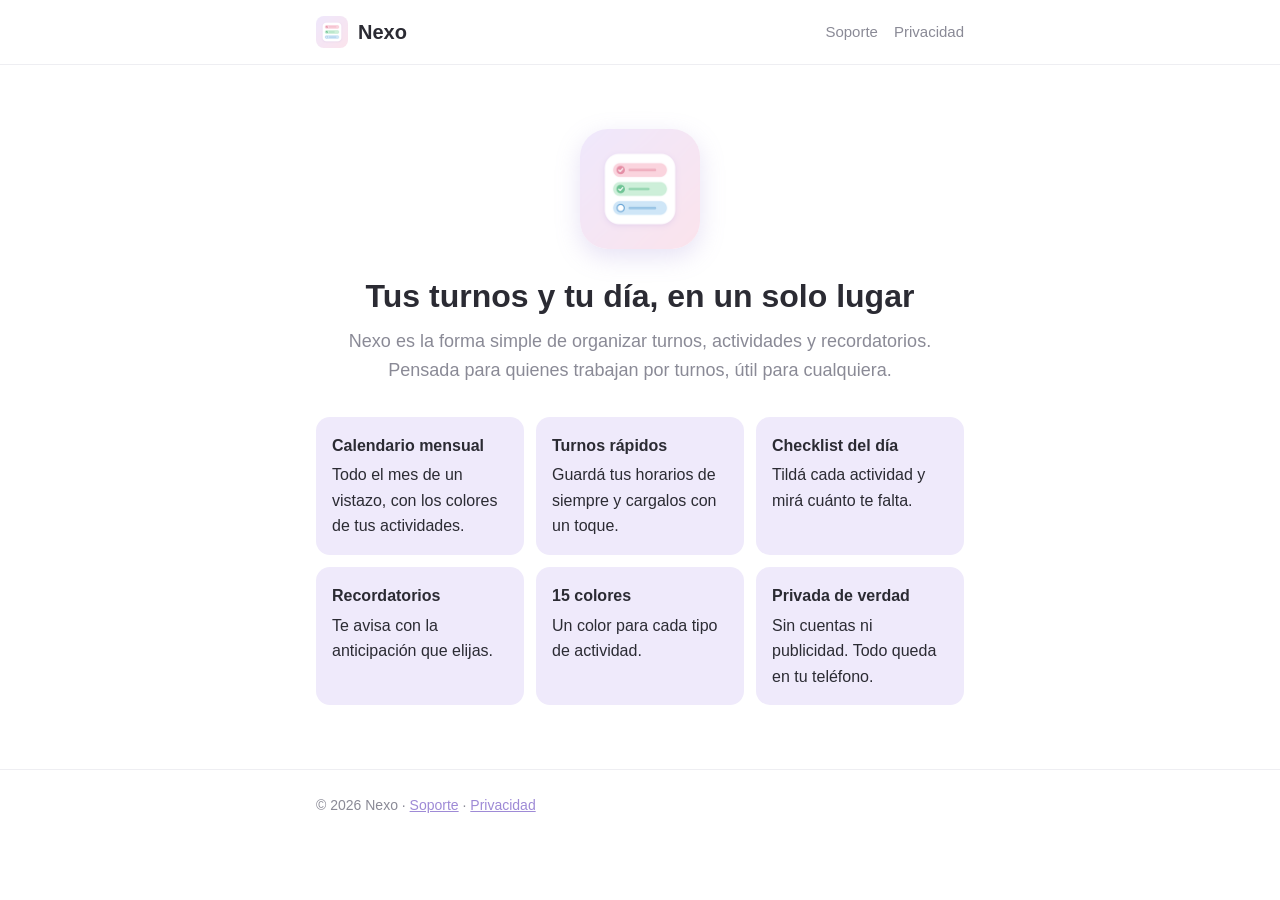
<file: index.html>
<!doctype html>
<html lang="es">
<head>
  <meta charset="utf-8">
  <meta name="viewport" content="width=device-width, initial-scale=1">
  <title>Nexo — Turnos y agenda</title>
  <meta name="description" content="Nexo organiza tus turnos y tu día a día: calendario mensual, checklist y recordatorios. Sin cuentas ni publicidad.">
  <link rel="icon" href="favicon.png">
  <link rel="stylesheet" href="estilos.css">
</head>
<body>
  <header>
    <div class="contenedor">
      <a class="marca" href="index.html"><img src="icono.png" alt="">Nexo</a>
      <nav><a href="soporte.html">Soporte</a><a href="privacidad.html">Privacidad</a></nav>
    </div>
  </header>

  <main class="contenedor">
    <section class="portada">
      <img src="icono.png" alt="Ícono de Nexo">
      <h1>Tus turnos y tu día, en un solo lugar</h1>
      <p class="bajada">Nexo es la forma simple de organizar turnos, actividades y recordatorios. Pensada para quienes trabajan por turnos, útil para cualquiera.</p>
    </section>

    <section class="funciones">
      <div class="funcion"><strong>Calendario mensual</strong>Todo el mes de un vistazo, con los colores de tus actividades.</div>
      <div class="funcion"><strong>Turnos rápidos</strong>Guardá tus horarios de siempre y cargalos con un toque.</div>
      <div class="funcion"><strong>Checklist del día</strong>Tildá cada actividad y mirá cuánto te falta.</div>
      <div class="funcion"><strong>Recordatorios</strong>Te avisa con la anticipación que elijas.</div>
      <div class="funcion"><strong>15 colores</strong>Un color para cada tipo de actividad.</div>
      <div class="funcion"><strong>Privada de verdad</strong>Sin cuentas ni publicidad. Todo queda en tu teléfono.</div>
    </section>
  </main>

  <footer>
    <div class="contenedor">© 2026 Nexo · <a href="soporte.html">Soporte</a> · <a href="privacidad.html">Privacidad</a></div>
  </footer>
</body>
</html>
</file>
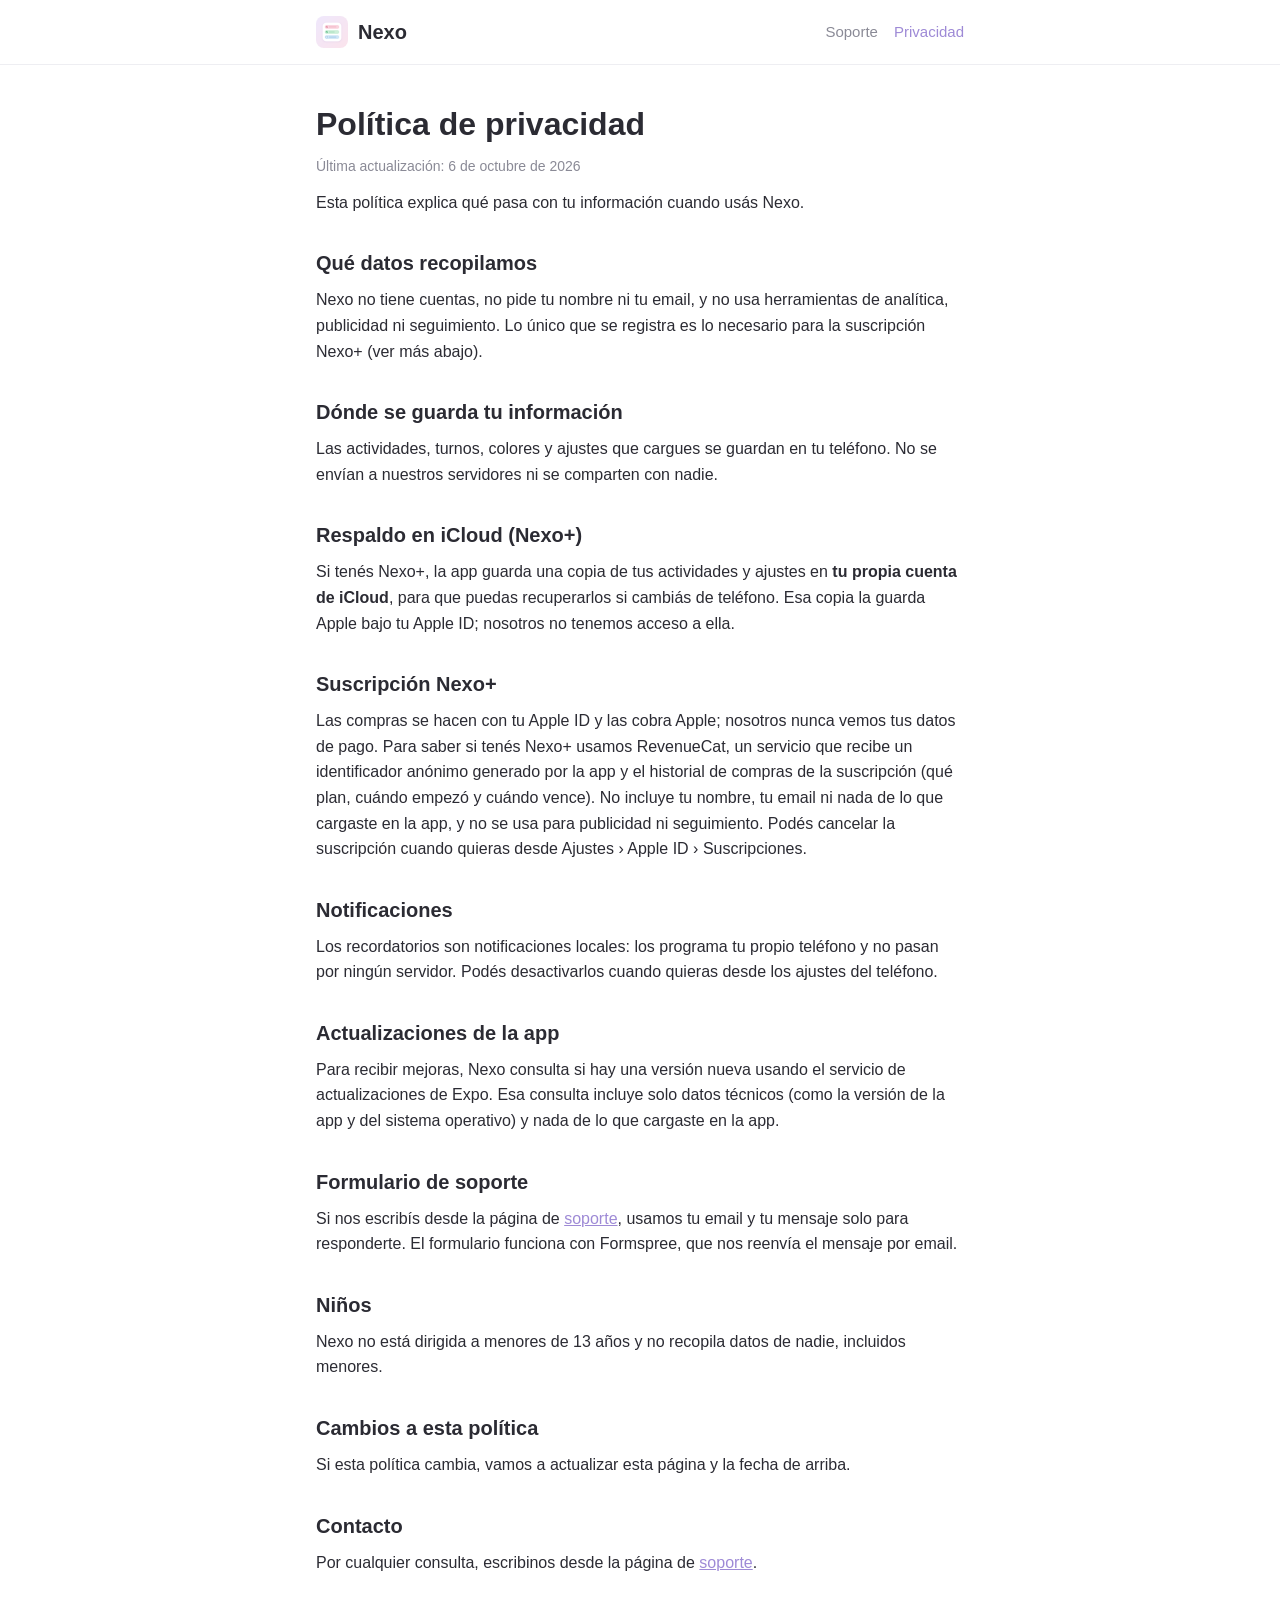
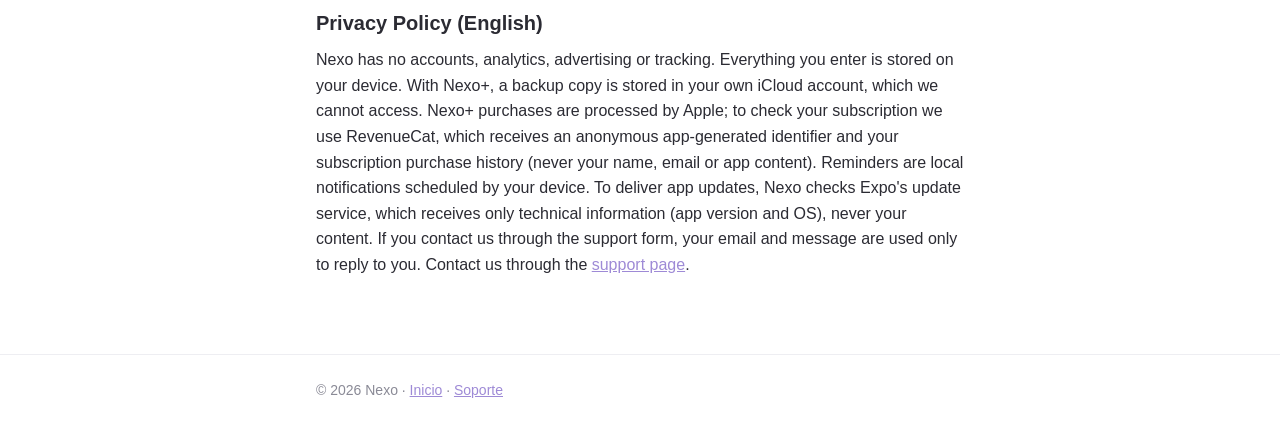
<file: privacidad.html>
<!doctype html>
<html lang="es">
<head>
  <meta charset="utf-8">
  <meta name="viewport" content="width=device-width, initial-scale=1">
  <title>Política de privacidad — Nexo</title>
  <link rel="icon" href="favicon.png">
  <link rel="stylesheet" href="estilos.css">
</head>
<body>
  <header>
    <div class="contenedor">
      <a class="marca" href="index.html"><img src="icono.png" alt="">Nexo</a>
      <nav><a href="soporte.html">Soporte</a><a href="privacidad.html" aria-current="page">Privacidad</a></nav>
    </div>
  </header>

  <main class="contenedor">
    <h1>Política de privacidad</h1>
    <p class="chico">Última actualización: 6 de octubre de 2026</p>

    <p>Esta política explica qué pasa con tu información cuando usás Nexo.</p>

    <h2>Qué datos recopilamos</h2>
    <p>Nexo no tiene cuentas, no pide tu nombre ni tu email, y no usa herramientas de analítica, publicidad ni seguimiento. Lo único que se registra es lo necesario para la suscripción Nexo+ (ver más abajo).</p>

    <h2>Dónde se guarda tu información</h2>
    <p>Las actividades, turnos, colores y ajustes que cargues se guardan en tu teléfono. No se envían a nuestros servidores ni se comparten con nadie.</p>

    <h2>Respaldo en iCloud (Nexo+)</h2>
    <p>Si tenés Nexo+, la app guarda una copia de tus actividades y ajustes en <strong>tu propia cuenta de iCloud</strong>, para que puedas recuperarlos si cambiás de teléfono. Esa copia la guarda Apple bajo tu Apple ID; nosotros no tenemos acceso a ella.</p>

    <h2>Suscripción Nexo+</h2>
    <p>Las compras se hacen con tu Apple ID y las cobra Apple; nosotros nunca vemos tus datos de pago. Para saber si tenés Nexo+ usamos RevenueCat, un servicio que recibe un identificador anónimo generado por la app y el historial de compras de la suscripción (qué plan, cuándo empezó y cuándo vence). No incluye tu nombre, tu email ni nada de lo que cargaste en la app, y no se usa para publicidad ni seguimiento. Podés cancelar la suscripción cuando quieras desde Ajustes › Apple ID › Suscripciones.</p>

    <h2>Notificaciones</h2>
    <p>Los recordatorios son notificaciones locales: los programa tu propio teléfono y no pasan por ningún servidor. Podés desactivarlos cuando quieras desde los ajustes del teléfono.</p>

    <h2>Actualizaciones de la app</h2>
    <p>Para recibir mejoras, Nexo consulta si hay una versión nueva usando el servicio de actualizaciones de Expo. Esa consulta incluye solo datos técnicos (como la versión de la app y del sistema operativo) y nada de lo que cargaste en la app.</p>

    <h2>Formulario de soporte</h2>
    <p>Si nos escribís desde la página de <a href="soporte.html">soporte</a>, usamos tu email y tu mensaje solo para responderte. El formulario funciona con Formspree, que nos reenvía el mensaje por email.</p>

    <h2>Niños</h2>
    <p>Nexo no está dirigida a menores de 13 años y no recopila datos de nadie, incluidos menores.</p>

    <h2>Cambios a esta política</h2>
    <p>Si esta política cambia, vamos a actualizar esta página y la fecha de arriba.</p>

    <h2>Contacto</h2>
    <p>Por cualquier consulta, escribinos desde la página de <a href="soporte.html">soporte</a>.</p>

    <h2 lang="en">Privacy Policy (English)</h2>
    <p lang="en">Nexo has no accounts, analytics, advertising or tracking. Everything you enter is stored on your device. With Nexo+, a backup copy is stored in your own iCloud account, which we cannot access. Nexo+ purchases are processed by Apple; to check your subscription we use RevenueCat, which receives an anonymous app-generated identifier and your subscription purchase history (never your name, email or app content). Reminders are local notifications scheduled by your device. To deliver app updates, Nexo checks Expo's update service, which receives only technical information (app version and OS), never your content. If you contact us through the support form, your email and message are used only to reply to you. Contact us through the <a href="soporte.html">support page</a>.</p>
  </main>

  <footer>
    <div class="contenedor">© 2026 Nexo · <a href="index.html">Inicio</a> · <a href="soporte.html">Soporte</a></div>
  </footer>
</body>
</html>
</file>
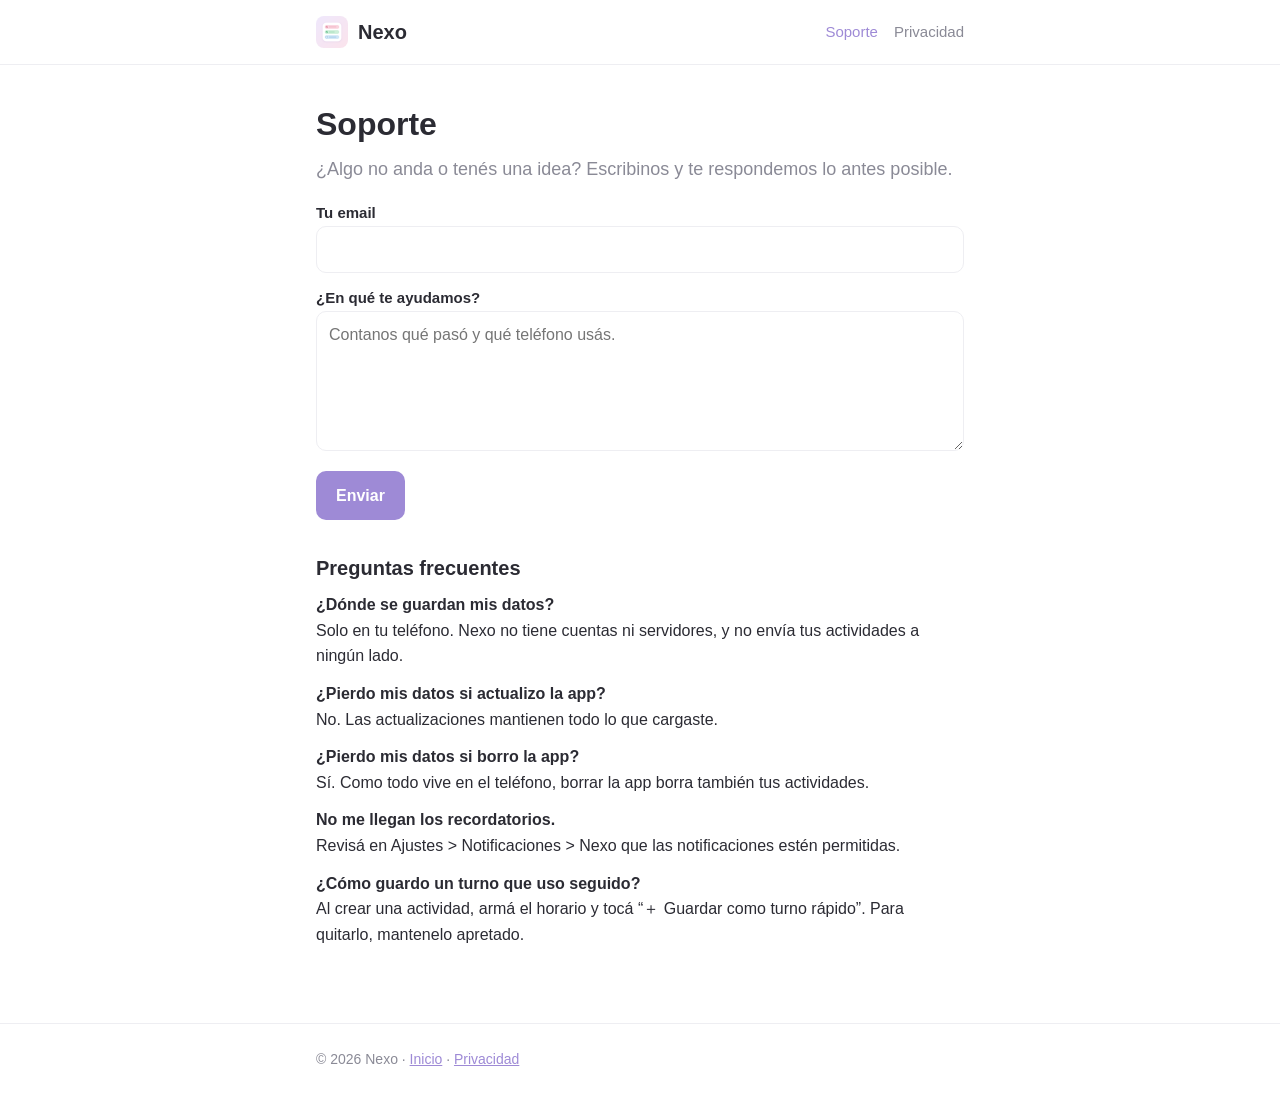
<file: soporte.html>
<!doctype html>
<html lang="es">
<head>
  <meta charset="utf-8">
  <meta name="viewport" content="width=device-width, initial-scale=1">
  <title>Soporte — Nexo</title>
  <link rel="icon" href="favicon.png">
  <link rel="stylesheet" href="estilos.css">
</head>
<body>
  <header>
    <div class="contenedor">
      <a class="marca" href="index.html"><img src="icono.png" alt="">Nexo</a>
      <nav><a href="soporte.html" aria-current="page">Soporte</a><a href="privacidad.html">Privacidad</a></nav>
    </div>
  </header>

  <main class="contenedor">
    <h1>Soporte</h1>
    <p class="bajada">¿Algo no anda o tenés una idea? Escribinos y te respondemos lo antes posible.</p>

    <!-- Formulario "Soporte Nexo" en Formspree. Sin JavaScript igual funciona: Formspree muestra su propia página de gracias. -->
    <form id="soporte" action="https://formspree.io/f/mzedpweo" method="POST">
      <div>
        <label for="email">Tu email</label>
        <input id="email" type="email" name="email" required autocomplete="email">
      </div>
      <div>
        <label for="mensaje">¿En qué te ayudamos?</label>
        <textarea id="mensaje" name="mensaje" required placeholder="Contanos qué pasó y qué teléfono usás."></textarea>
      </div>
      <input type="hidden" name="_subject" value="Soporte Nexo">
      <button type="submit">Enviar</button>
      <p id="estado" class="estado" role="status" hidden></p>
    </form>

    <h2>Preguntas frecuentes</h2>

    <p><strong>¿Dónde se guardan mis datos?</strong><br>
    Solo en tu teléfono. Nexo no tiene cuentas ni servidores, y no envía tus actividades a ningún lado.</p>

    <p><strong>¿Pierdo mis datos si actualizo la app?</strong><br>
    No. Las actualizaciones mantienen todo lo que cargaste.</p>

    <p><strong>¿Pierdo mis datos si borro la app?</strong><br>
    Sí. Como todo vive en el teléfono, borrar la app borra también tus actividades.</p>

    <p><strong>No me llegan los recordatorios.</strong><br>
    Revisá en Ajustes &gt; Notificaciones &gt; Nexo que las notificaciones estén permitidas.</p>

    <p><strong>¿Cómo guardo un turno que uso seguido?</strong><br>
    Al crear una actividad, armá el horario y tocá “＋ Guardar como turno rápido”. Para quitarlo, mantenelo apretado.</p>
  </main>

  <script>
    const form = document.getElementById('soporte');
    const estado = document.getElementById('estado');
    const boton = form.querySelector('button');

    form.addEventListener('submit', async (e) => {
      e.preventDefault();
      boton.disabled = true;
      boton.textContent = 'Enviando…';
      estado.hidden = true;
      try {
        const res = await fetch(form.action, {
          method: 'POST',
          body: new FormData(form),
          headers: { Accept: 'application/json' },
        });
        if (!res.ok) throw new Error();
        form.reset();
        mostrar('¡Gracias! Recibimos tu mensaje y te vamos a responder por email.', false);
      } catch {
        mostrar('No se pudo enviar. Revisá tu conexión y probá de nuevo.', true);
      } finally {
        boton.disabled = false;
        boton.textContent = 'Enviar';
      }
    });

    function mostrar(texto, esError) {
      estado.textContent = texto;
      estado.classList.toggle('error', esError);
      estado.hidden = false;
    }
  </script>

  <footer>
    <div class="contenedor">© 2026 Nexo · <a href="index.html">Inicio</a> · <a href="privacidad.html">Privacidad</a></div>
  </footer>
</body>
</html>
</file>
<file: estilos.css>
:root {
  --fondo: #ffffff;
  --texto: #2b2b33;
  --suave: #8a8a96;
  --borde: #eeeef2;
  --acento: #9e8ad6;
  --acento-suave: #efeafb;
}

* { box-sizing: border-box; }

body {
  margin: 0;
  background: var(--fondo);
  color: var(--texto);
  font-family: -apple-system, BlinkMacSystemFont, "Segoe UI", Roboto, sans-serif;
  line-height: 1.6;
}

.contenedor { max-width: 680px; margin: 0 auto; padding: 0 16px; }

header { border-bottom: 1px solid var(--borde); }
header .contenedor { display: flex; align-items: center; justify-content: space-between; height: 64px; }
.marca { display: flex; align-items: center; gap: 10px; font-weight: 700; font-size: 20px; color: var(--texto); text-decoration: none; }
.marca img { width: 32px; height: 32px; border-radius: 8px; }
nav a { color: var(--suave); text-decoration: none; margin-left: 16px; font-size: 15px; }
nav a:hover, nav a[aria-current] { color: var(--acento); }

main.contenedor { padding-top: 40px; padding-bottom: 64px; }
h1 { font-size: 32px; line-height: 1.2; margin: 0 0 12px; }
h2 { font-size: 20px; margin: 32px 0 8px; }
p { margin: 0 0 12px; }
a { color: var(--acento); }
.bajada { color: var(--suave); font-size: 18px; }
.chico { color: var(--suave); font-size: 14px; }

.portada { text-align: center; padding-top: 24px; }
.portada img { width: 120px; height: 120px; border-radius: 28px; box-shadow: 0 8px 24px rgba(158, 138, 214, 0.25); margin-bottom: 20px; }

.funciones { display: grid; grid-template-columns: repeat(auto-fit, minmax(min(200px, 100%), 1fr)); gap: 12px; margin-top: 32px; }
.funcion { background: var(--acento-suave); border-radius: 14px; padding: 16px; }
.funcion strong { display: block; margin-bottom: 4px; }

form { display: grid; gap: 12px; margin-top: 16px; }
label { font-weight: 600; font-size: 15px; }
input, textarea { width: 100%; font: inherit; padding: 10px 12px; border: 1px solid var(--borde); border-radius: 10px; }
input:focus, textarea:focus { outline: 2px solid var(--acento); border-color: transparent; }
textarea { min-height: 140px; resize: vertical; }
button:disabled { opacity: 0.6; cursor: default; }
.estado { background: var(--acento-suave); border-radius: 10px; padding: 12px 14px; margin: 0; }
.estado.error { background: #fde8ec; color: #b23a55; }
button { justify-self: start; background: var(--acento); color: #fff; border: 0; border-radius: 10px; padding: 12px 20px; font: inherit; font-weight: 600; cursor: pointer; }

footer { border-top: 1px solid var(--borde); padding: 24px 0; color: var(--suave); font-size: 14px; }
</file>
